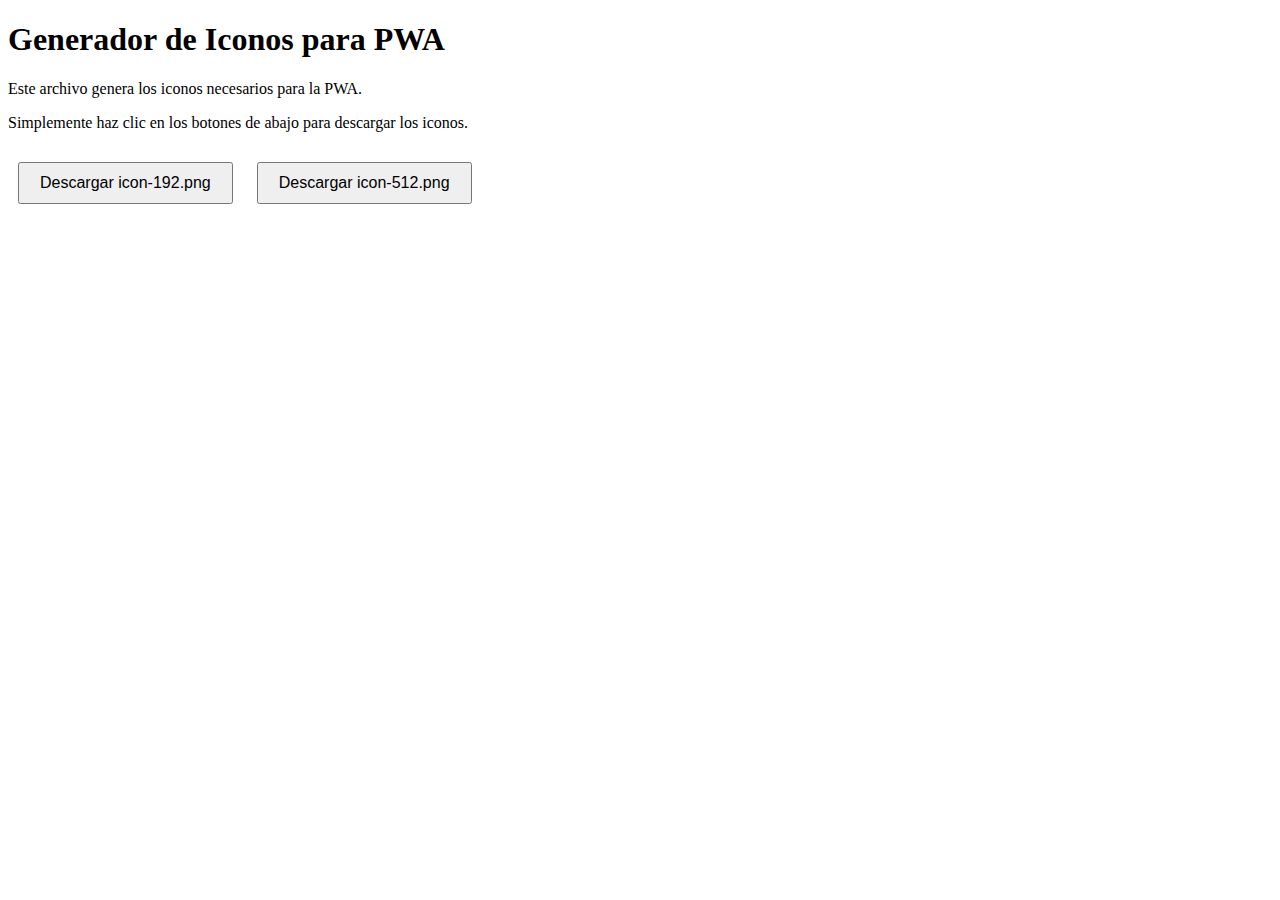
<file: generar-iconos.html>
<!DOCTYPE html>
<html lang="es">
<head>
    <meta charset="UTF-8">
    <title>Generar Iconos PWA</title>
</head>
<body>
    <h1>Generador de Iconos para PWA</h1>
    <p>Este archivo genera los iconos necesarios para la PWA.</p>
    <p>Simplemente haz clic en los botones de abajo para descargar los iconos.</p>
    
    <div style="margin: 20px 0;">
        <button onclick="generarIcono(192)" style="padding: 10px 20px; font-size: 16px; margin: 10px;">
            Descargar icon-192.png
        </button>
        <button onclick="generarIcono(512)" style="padding: 10px 20px; font-size: 16px; margin: 10px;">
            Descargar icon-512.png
        </button>
    </div>
    
    <canvas id="canvas" style="display: none;"></canvas>
    
    <script>
        function generarIcono(tamaño) {
            const canvas = document.getElementById('canvas');
            canvas.width = tamaño;
            canvas.height = tamaño;
            const ctx = canvas.getContext('2d');
            
            // Fondo azul con degradado
            const gradient = ctx.createLinearGradient(0, 0, tamaño, tamaño);
            gradient.addColorStop(0, '#2563eb');
            gradient.addColorStop(1, '#1e40af');
            ctx.fillStyle = gradient;
            ctx.fillRect(0, 0, tamaño, tamaño);
            
            // Dibujar icono de gráfica de barras (simplificado)
            const centerX = tamaño / 2;
            const centerY = tamaño / 2;
            const barWidth = tamaño * 0.08;
            const spacing = tamaño * 0.15;
            const maxHeight = tamaño * 0.4;
            
            // Color blanco para las barras
            ctx.fillStyle = '#ffffff';
            
            // Barra 1 (más baja)
            const bar1X = centerX - spacing * 1.5;
            const bar1Height = maxHeight * 0.6;
            ctx.fillRect(bar1X - barWidth / 2, centerY - bar1Height / 2, barWidth, bar1Height);
            
            // Barra 2 (media)
            const bar2X = centerX;
            const bar2Height = maxHeight * 0.9;
            ctx.fillRect(bar2X - barWidth / 2, centerY - bar2Height / 2, barWidth, bar2Height);
            
            // Barra 3 (alta)
            const bar3X = centerX + spacing * 1.5;
            const bar3Height = maxHeight;
            ctx.fillRect(bar3X - barWidth / 2, centerY - bar3Height / 2, barWidth, bar3Height);
            
            // Convertir a imagen y descargar
            canvas.toBlob(function(blob) {
                const url = URL.createObjectURL(blob);
                const link = document.createElement('a');
                link.href = url;
                link.download = `icon-${tamaño}.png`;
                link.click();
                URL.revokeObjectURL(url);
                alert(`✅ Icono icon-${tamaño}.png descargado. Guárdalo en la misma carpeta que index.html`);
            }, 'image/png');
        }
    </script>
</body>
</html>
</file>
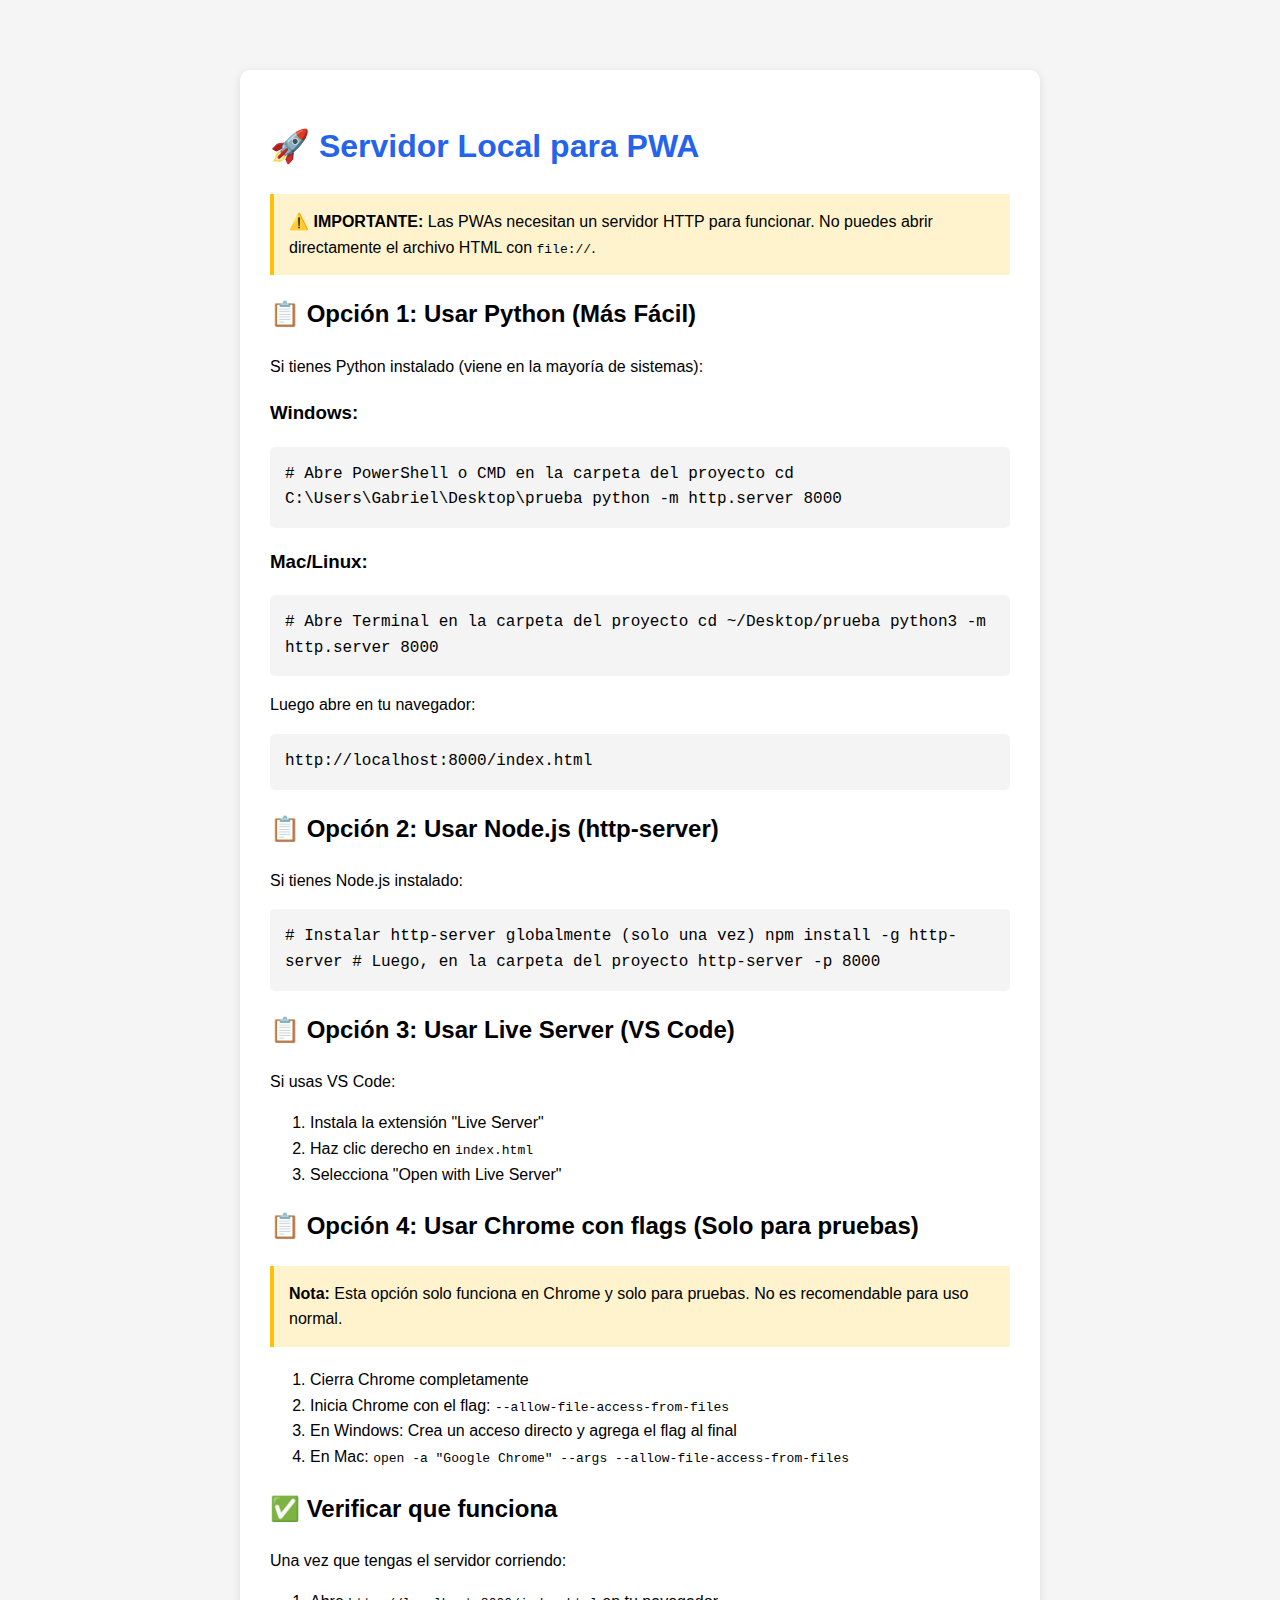
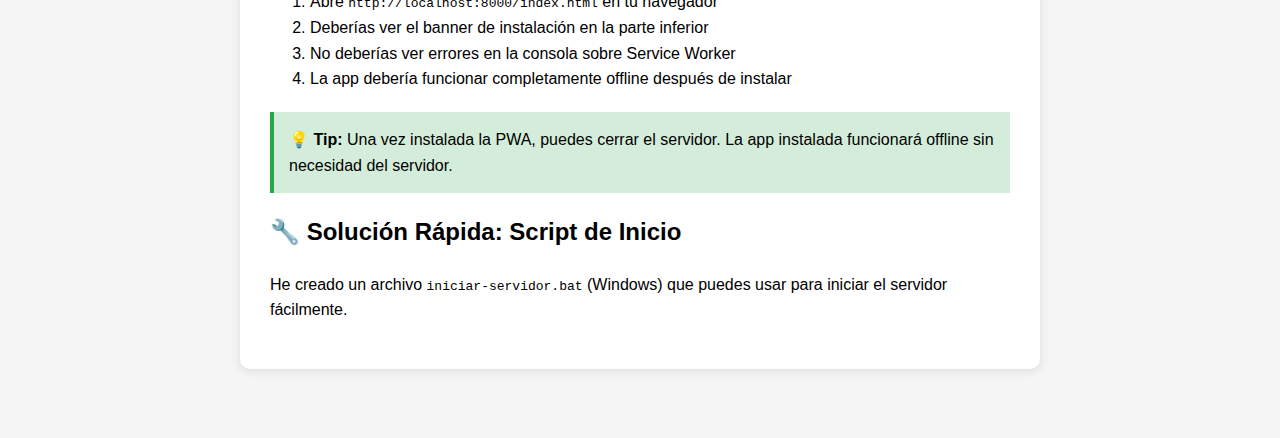
<file: servidor-local.html>
<!DOCTYPE html>
<html lang="es">
<head>
    <meta charset="UTF-8">
    <meta name="viewport" content="width=device-width, initial-scale=1.0">
    <title>Servidor Local - Instrucciones</title>
    <style>
        body {
            font-family: -apple-system, BlinkMacSystemFont, 'Segoe UI', Roboto, sans-serif;
            max-width: 800px;
            margin: 50px auto;
            padding: 20px;
            line-height: 1.6;
            background: #f5f5f5;
        }
        .container {
            background: white;
            padding: 30px;
            border-radius: 10px;
            box-shadow: 0 2px 10px rgba(0,0,0,0.1);
        }
        h1 { color: #2563eb; }
        .code {
            background: #f4f4f4;
            padding: 15px;
            border-radius: 5px;
            font-family: 'Courier New', monospace;
            margin: 10px 0;
            overflow-x: auto;
        }
        .warning {
            background: #fff3cd;
            border-left: 4px solid #ffc107;
            padding: 15px;
            margin: 20px 0;
        }
        .success {
            background: #d4edda;
            border-left: 4px solid #28a745;
            padding: 15px;
            margin: 20px 0;
        }
        button {
            background: #2563eb;
            color: white;
            border: none;
            padding: 12px 24px;
            border-radius: 5px;
            font-size: 16px;
            cursor: pointer;
            margin: 10px 5px;
        }
        button:hover {
            background: #1e40af;
        }
    </style>
</head>
<body>
    <div class="container">
        <h1>🚀 Servidor Local para PWA</h1>
        
        <div class="warning">
            <strong>⚠️ IMPORTANTE:</strong> Las PWAs necesitan un servidor HTTP para funcionar. 
            No puedes abrir directamente el archivo HTML con <code>file://</code>.
        </div>

        <h2>📋 Opción 1: Usar Python (Más Fácil)</h2>
        <p>Si tienes Python instalado (viene en la mayoría de sistemas):</p>
        
        <h3>Windows:</h3>
        <div class="code">
            # Abre PowerShell o CMD en la carpeta del proyecto
            cd C:\Users\Gabriel\Desktop\prueba
            python -m http.server 8000
        </div>
        
        <h3>Mac/Linux:</h3>
        <div class="code">
            # Abre Terminal en la carpeta del proyecto
            cd ~/Desktop/prueba
            python3 -m http.server 8000
        </div>
        
        <p>Luego abre en tu navegador:</p>
        <div class="code">
            http://localhost:8000/index.html
        </div>

        <h2>📋 Opción 2: Usar Node.js (http-server)</h2>
        <p>Si tienes Node.js instalado:</p>
        <div class="code">
            # Instalar http-server globalmente (solo una vez)
            npm install -g http-server
            
            # Luego, en la carpeta del proyecto
            http-server -p 8000
        </div>

        <h2>📋 Opción 3: Usar Live Server (VS Code)</h2>
        <p>Si usas VS Code:</p>
        <ol>
            <li>Instala la extensión "Live Server"</li>
            <li>Haz clic derecho en <code>index.html</code></li>
            <li>Selecciona "Open with Live Server"</li>
        </ol>

        <h2>📋 Opción 4: Usar Chrome con flags (Solo para pruebas)</h2>
        <div class="warning">
            <strong>Nota:</strong> Esta opción solo funciona en Chrome y solo para pruebas. 
            No es recomendable para uso normal.
        </div>
        <ol>
            <li>Cierra Chrome completamente</li>
            <li>Inicia Chrome con el flag: <code>--allow-file-access-from-files</code></li>
            <li>En Windows: Crea un acceso directo y agrega el flag al final</li>
            <li>En Mac: <code>open -a "Google Chrome" --args --allow-file-access-from-files</code></li>
        </ol>

        <h2>✅ Verificar que funciona</h2>
        <p>Una vez que tengas el servidor corriendo:</p>
        <ol>
            <li>Abre <code>http://localhost:8000/index.html</code> en tu navegador</li>
            <li>Deberías ver el banner de instalación en la parte inferior</li>
            <li>No deberías ver errores en la consola sobre Service Worker</li>
            <li>La app debería funcionar completamente offline después de instalar</li>
        </ol>

        <div class="success">
            <strong>💡 Tip:</strong> Una vez instalada la PWA, puedes cerrar el servidor. 
            La app instalada funcionará offline sin necesidad del servidor.
        </div>

        <h2>🔧 Solución Rápida: Script de Inicio</h2>
        <p>He creado un archivo <code>iniciar-servidor.bat</code> (Windows) que puedes usar para iniciar el servidor fácilmente.</p>
    </div>
</body>
</html>
</file>
